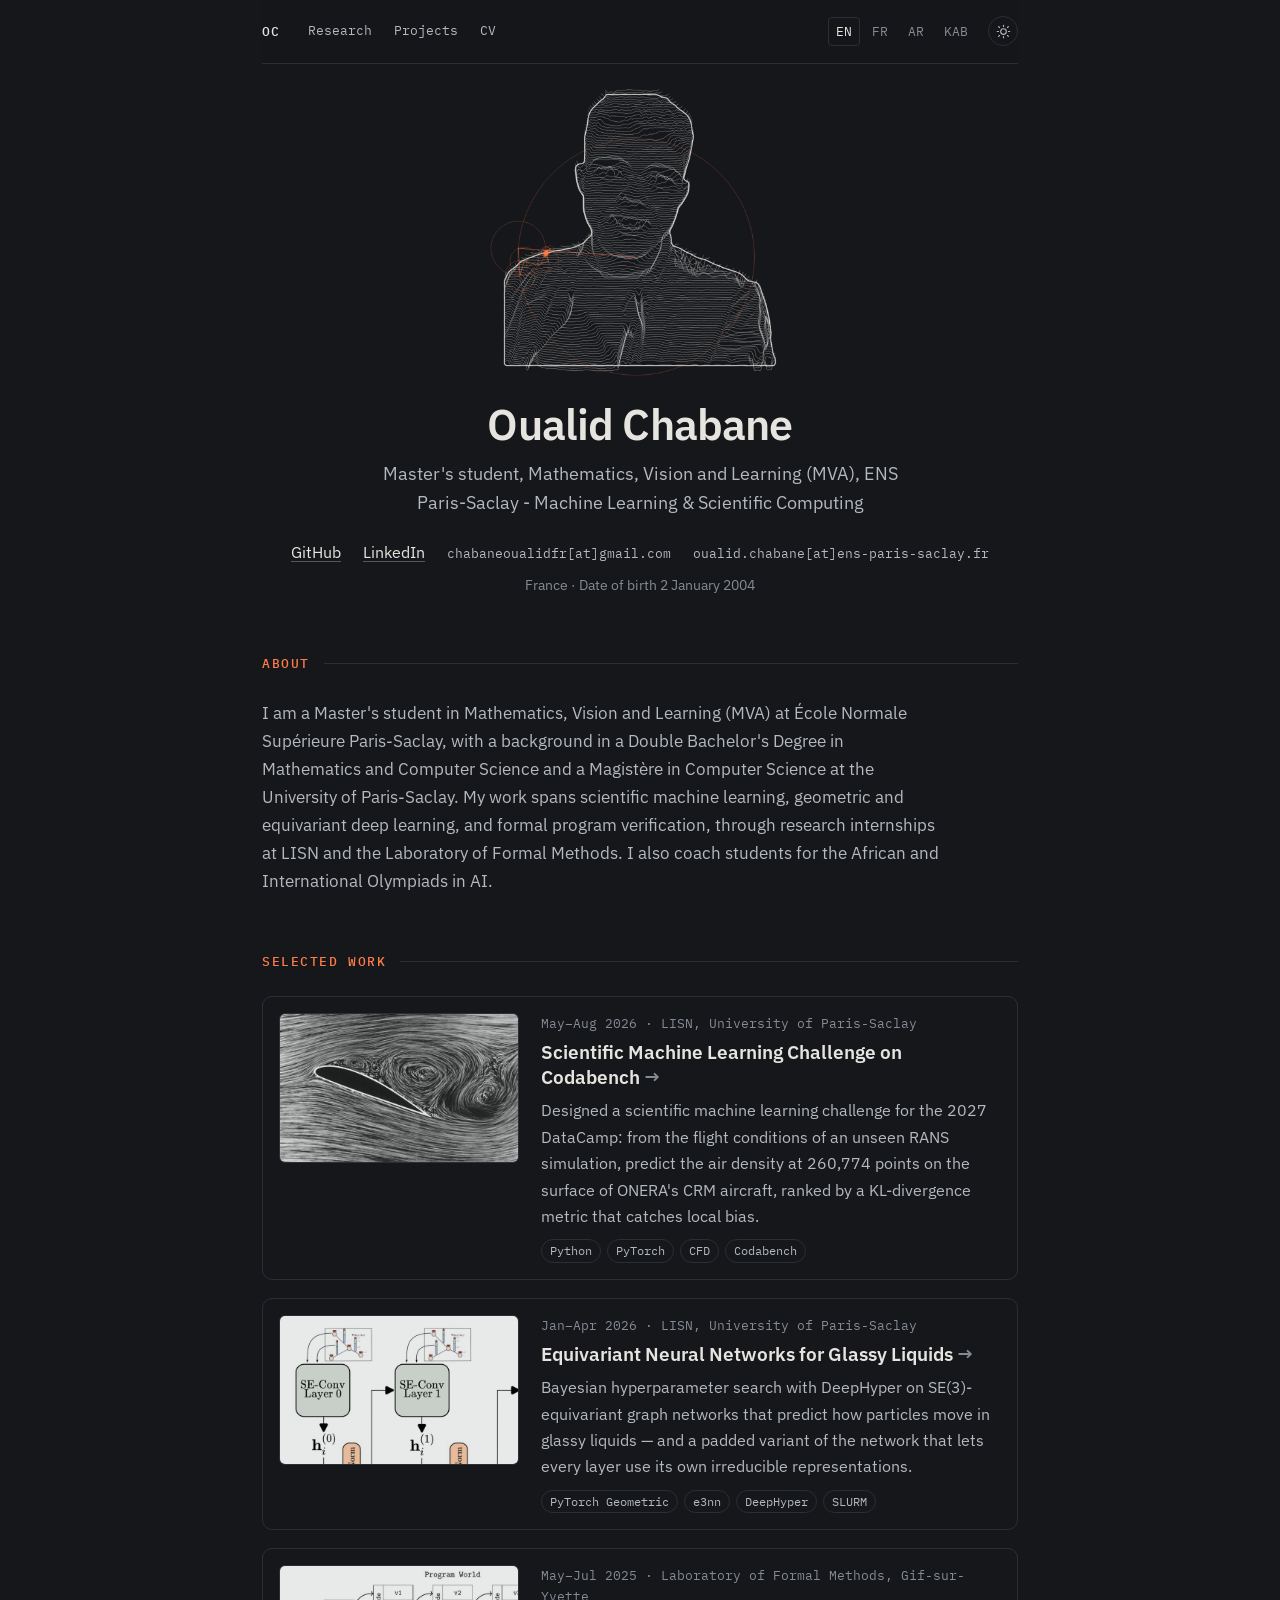
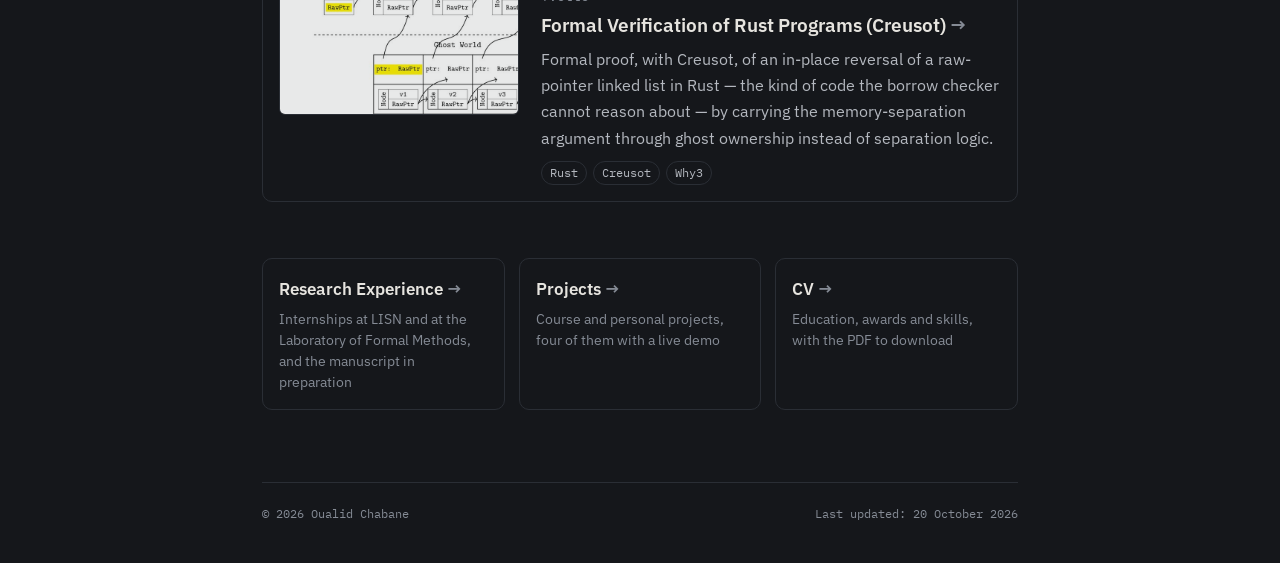
<file: index.html>
<!DOCTYPE html>
<html lang="en">
<head>
<meta charset="UTF-8">
<meta name="viewport" content="width=device-width, initial-scale=1.0">
<title>Oualid Chabane</title>
<script>try{var t=localStorage.getItem("site-theme");if(t)document.documentElement.setAttribute("data-theme",t);if(localStorage.getItem("site-lang")==="ar"){document.documentElement.lang="ar";document.documentElement.dir="rtl";}}catch(e){}</script>
<link rel="preconnect" href="https://fonts.googleapis.com">
<link rel="preconnect" href="https://fonts.gstatic.com" crossorigin>
<link href="https://fonts.googleapis.com/css2?family=IBM+Plex+Mono:wght@400;500&family=IBM+Plex+Sans:ital,wght@0,400;0,500;0,600;1,400&family=IBM+Plex+Sans+Arabic:wght@400;500;600&family=Noto+Sans+Tifinagh&display=swap" rel="stylesheet">
<link rel="stylesheet" href="style.css?v=18">
</head>
<body>

<div class="page">

  <header class="top-bar">
    <a class="top-mark" href="index.html">OC</a>
    <nav class="site-nav" aria-label="Site">
      <a href="research.html" data-i18n="navResearchShort"></a>
      <a href="projects.html" data-i18n="navProjects"></a>
      <a href="cv.html" data-i18n="navCV"></a>
    </nav>
    <div class="top-actions">
      <div class="lang-switch">
        <button type="button" data-lang="en" aria-label="English">EN</button>
        <button type="button" data-lang="fr" aria-label="Français">FR</button>
        <button type="button" data-lang="ar" aria-label="العربية">AR</button>
        <button type="button" data-lang="kab" aria-label="Taqbaylit">KAB</button>
      </div>
      <button type="button" class="theme-toggle" aria-label="Switch light / dark theme">
        <svg class="icon-sun" viewBox="0 0 24 24" width="15" height="15" fill="none" stroke="currentColor" stroke-width="1.8" stroke-linecap="round"><circle cx="12" cy="12" r="4.5"/><path d="M12 2v2M12 20v2M4.2 4.2l1.4 1.4M18.4 18.4l1.4 1.4M2 12h2M20 12h2M4.2 19.8l1.4-1.4M18.4 5.6l1.4-1.4"/></svg>
        <svg class="icon-moon" viewBox="0 0 24 24" width="15" height="15" fill="none" stroke="currentColor" stroke-width="1.8" stroke-linejoin="round"><path d="M20.5 13.2A8.5 8.5 0 1 1 10.8 3.5a6.6 6.6 0 0 0 9.7 9.7z"/></svg>
      </button>
    </div>
  </header>

  <div class="hero">
    <canvas class="signal-portrait" id="signal-canvas" width="460" height="460" role="img" aria-label="Portrait of Oualid Chabane, drawn live by rotating Fourier epicycles tracing the outline"></canvas>
    <h1 class="site-name">Oualid Chabane</h1>
    <p class="tagline" data-i18n="tagline"></p>
    <ul class="contact-row">
      <li><a href="https://github.com/Akawalid" target="_blank" rel="noopener">GitHub</a></li>
      <li><a href="https://linkedin.com/in/oualid-chabane-29a50224a" target="_blank" rel="noopener">LinkedIn</a></li>
      <li><span class="mono">chabaneoualidfr[at]gmail.com</span></li>
      <li><span class="mono">oualid.chabane[at]ens-paris-saclay.fr</span></li>
    </ul>
    <p class="hero-meta"><span data-i18n="location"></span> · <span data-i18n="contactDob"></span> <span data-i18n="dob"></span></p>
  </div>

  <main>
    <section id="about">
      <h2 data-i18n="navAbout"></h2>
      <p class="about" data-i18n="about"></p>
    </section>

    <section id="selected">
      <h2 data-i18n="navSelected"></h2>
      <ul class="features" id="featured-list"></ul>
    </section>

    <section id="more">
      <div class="more-links">
        <a href="research.html"><span class="more-title" data-i18n="navResearch"></span><span class="more-sub" data-i18n="moreResearch"></span></a>
        <a href="projects.html"><span class="more-title" data-i18n="navProjects"></span><span class="more-sub" data-i18n="moreProjects"></span></a>
        <a href="cv.html"><span class="more-title" data-i18n="navCV"></span><span class="more-sub" data-i18n="moreCV"></span></a>
      </div>
    </section>
  </main>

  <footer>
    <span data-i18n="footer" dir="auto"></span>
    <span><span data-i18n="lastUpdated"></span>: <span data-i18n="lastUpdatedValue"></span></span>
  </footer>

</div>

<script src="theme.js?v=18"></script>
<script src="i18n.js?v=18"></script>
<script src="lang.js?v=18"></script>
<script src="projects.js?v=18"></script>
<script src="main.js?v=18"></script>
<script src="epicycles.js?v=18"></script>
</body>
</html>
</file>
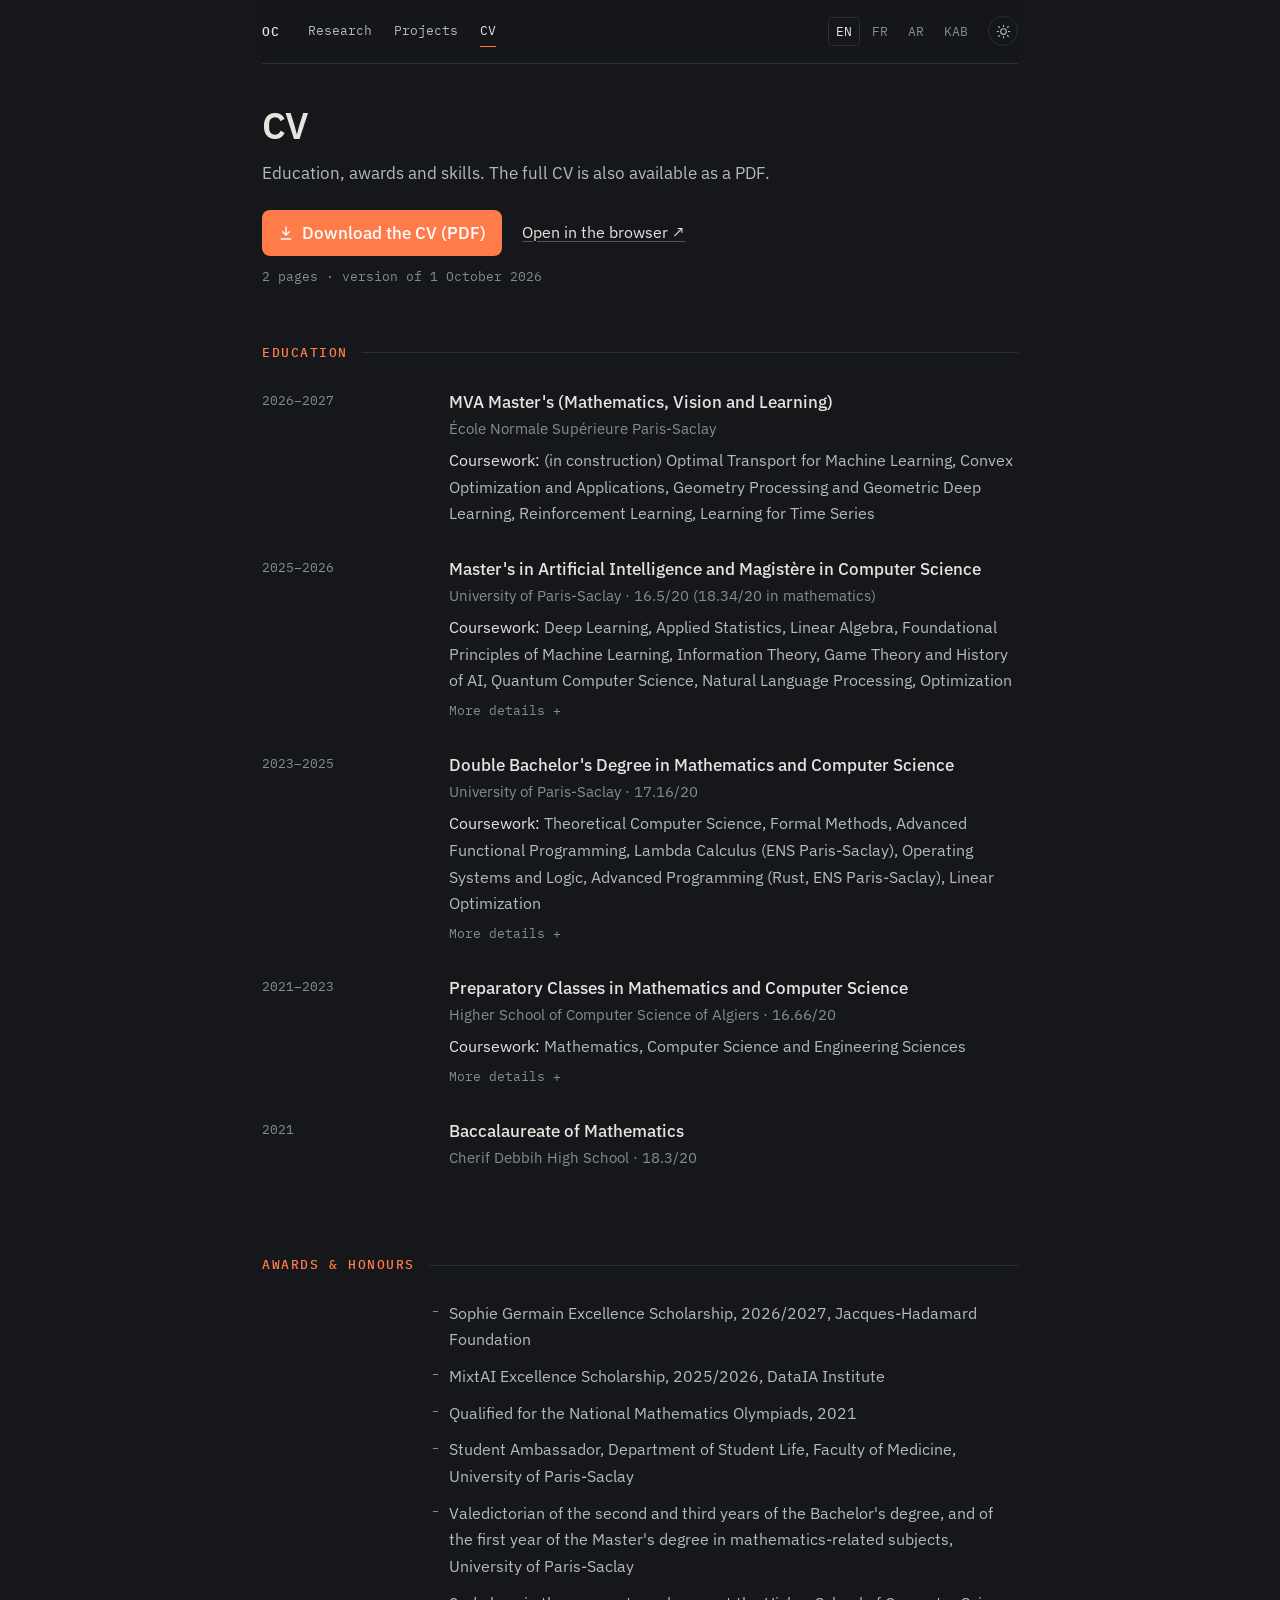
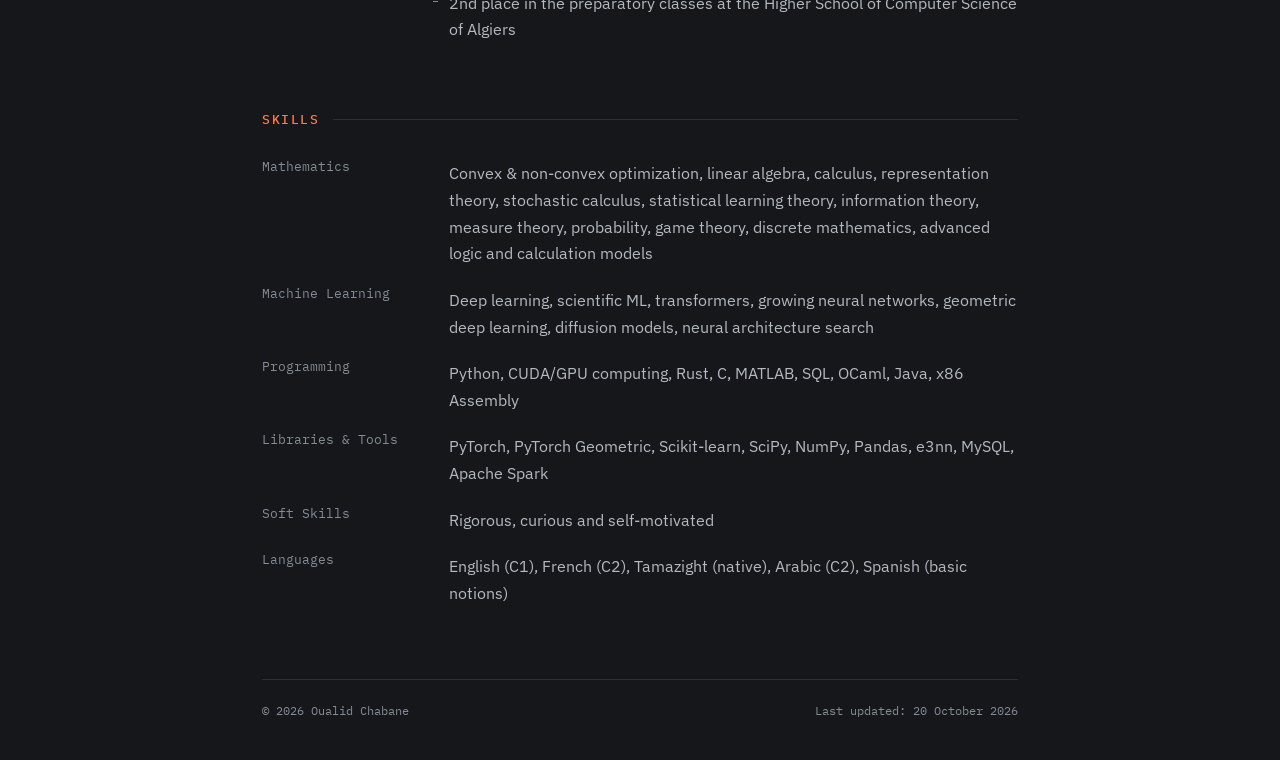
<file: cv.html>
<!DOCTYPE html>
<html lang="en">
<head>
<meta charset="UTF-8">
<meta name="viewport" content="width=device-width, initial-scale=1.0">
<title>CV · Oualid Chabane</title>
<script>try{var t=localStorage.getItem("site-theme");if(t)document.documentElement.setAttribute("data-theme",t);if(localStorage.getItem("site-lang")==="ar"){document.documentElement.lang="ar";document.documentElement.dir="rtl";}}catch(e){}</script>
<link rel="preconnect" href="https://fonts.googleapis.com">
<link rel="preconnect" href="https://fonts.gstatic.com" crossorigin>
<link href="https://fonts.googleapis.com/css2?family=IBM+Plex+Mono:wght@400;500&family=IBM+Plex+Sans:ital,wght@0,400;0,500;0,600;1,400&family=IBM+Plex+Sans+Arabic:wght@400;500;600&family=Noto+Sans+Tifinagh&display=swap" rel="stylesheet">
<link rel="stylesheet" href="style.css?v=18">
</head>
<body>

<div class="page">

  <header class="top-bar">
    <a class="top-mark" href="index.html">OC</a>
    <nav class="site-nav" aria-label="Site">
      <a href="research.html" data-i18n="navResearchShort"></a>
      <a href="projects.html" data-i18n="navProjects"></a>
      <a href="cv.html" data-i18n="navCV" class="active" aria-current="page"></a>
    </nav>
    <div class="top-actions">
      <div class="lang-switch">
        <button type="button" data-lang="en" aria-label="English">EN</button>
        <button type="button" data-lang="fr" aria-label="Français">FR</button>
        <button type="button" data-lang="ar" aria-label="العربية">AR</button>
        <button type="button" data-lang="kab" aria-label="Taqbaylit">KAB</button>
      </div>
      <button type="button" class="theme-toggle" aria-label="Switch light / dark theme">
        <svg class="icon-sun" viewBox="0 0 24 24" width="15" height="15" fill="none" stroke="currentColor" stroke-width="1.8" stroke-linecap="round"><circle cx="12" cy="12" r="4.5"/><path d="M12 2v2M12 20v2M4.2 4.2l1.4 1.4M18.4 18.4l1.4 1.4M2 12h2M20 12h2M4.2 19.8l1.4-1.4M18.4 5.6l1.4-1.4"/></svg>
        <svg class="icon-moon" viewBox="0 0 24 24" width="15" height="15" fill="none" stroke="currentColor" stroke-width="1.8" stroke-linejoin="round"><path d="M20.5 13.2A8.5 8.5 0 1 1 10.8 3.5a6.6 6.6 0 0 0 9.7 9.7z"/></svg>
      </button>
    </div>
  </header>

  <main>
    <div class="page-header">
      <h1 data-i18n="navCV"></h1>
      <p class="page-lead" data-i18n="cvLead"></p>
      <div class="cv-actions">
        <a class="cv-download" href="files/Oualid_Chabane_CV.pdf" download="Oualid_Chabane_CV.pdf">
          <svg viewBox="0 0 24 24" width="16" height="16" fill="none" stroke="currentColor" stroke-width="2" stroke-linecap="round" stroke-linejoin="round" aria-hidden="true"><path d="M12 3v12M7 10l5 5 5-5M5 21h14"/></svg>
          <span data-i18n="cvDownload"></span>
        </a>
        <a class="cv-open" href="files/Oualid_Chabane_CV.pdf" target="_blank" rel="noopener"><span data-i18n="cvOpen"></span> ↗</a>
      </div>
      <p class="cv-meta" data-i18n="cvMeta"></p>
    </div>

    <section id="education">
      <h2 data-i18n="navEducation"></h2>
      <ul class="entries" id="education-list"></ul>
    </section>

    <section id="awards">
      <h2 data-i18n="navAwards"></h2>
      <ul class="plain-list" id="awards-list"></ul>
    </section>

    <section id="skills">
      <h2 data-i18n="navSkills"></h2>
      <ul class="entries compact" id="skills-list"></ul>
    </section>
  </main>

  <footer>
    <span data-i18n="footer" dir="auto"></span>
    <span><span data-i18n="lastUpdated"></span>: <span data-i18n="lastUpdatedValue"></span></span>
  </footer>

</div>

<script src="theme.js?v=18"></script>
<script src="i18n.js?v=18"></script>
<script src="lang.js?v=18"></script>
</body>
</html>
</file>
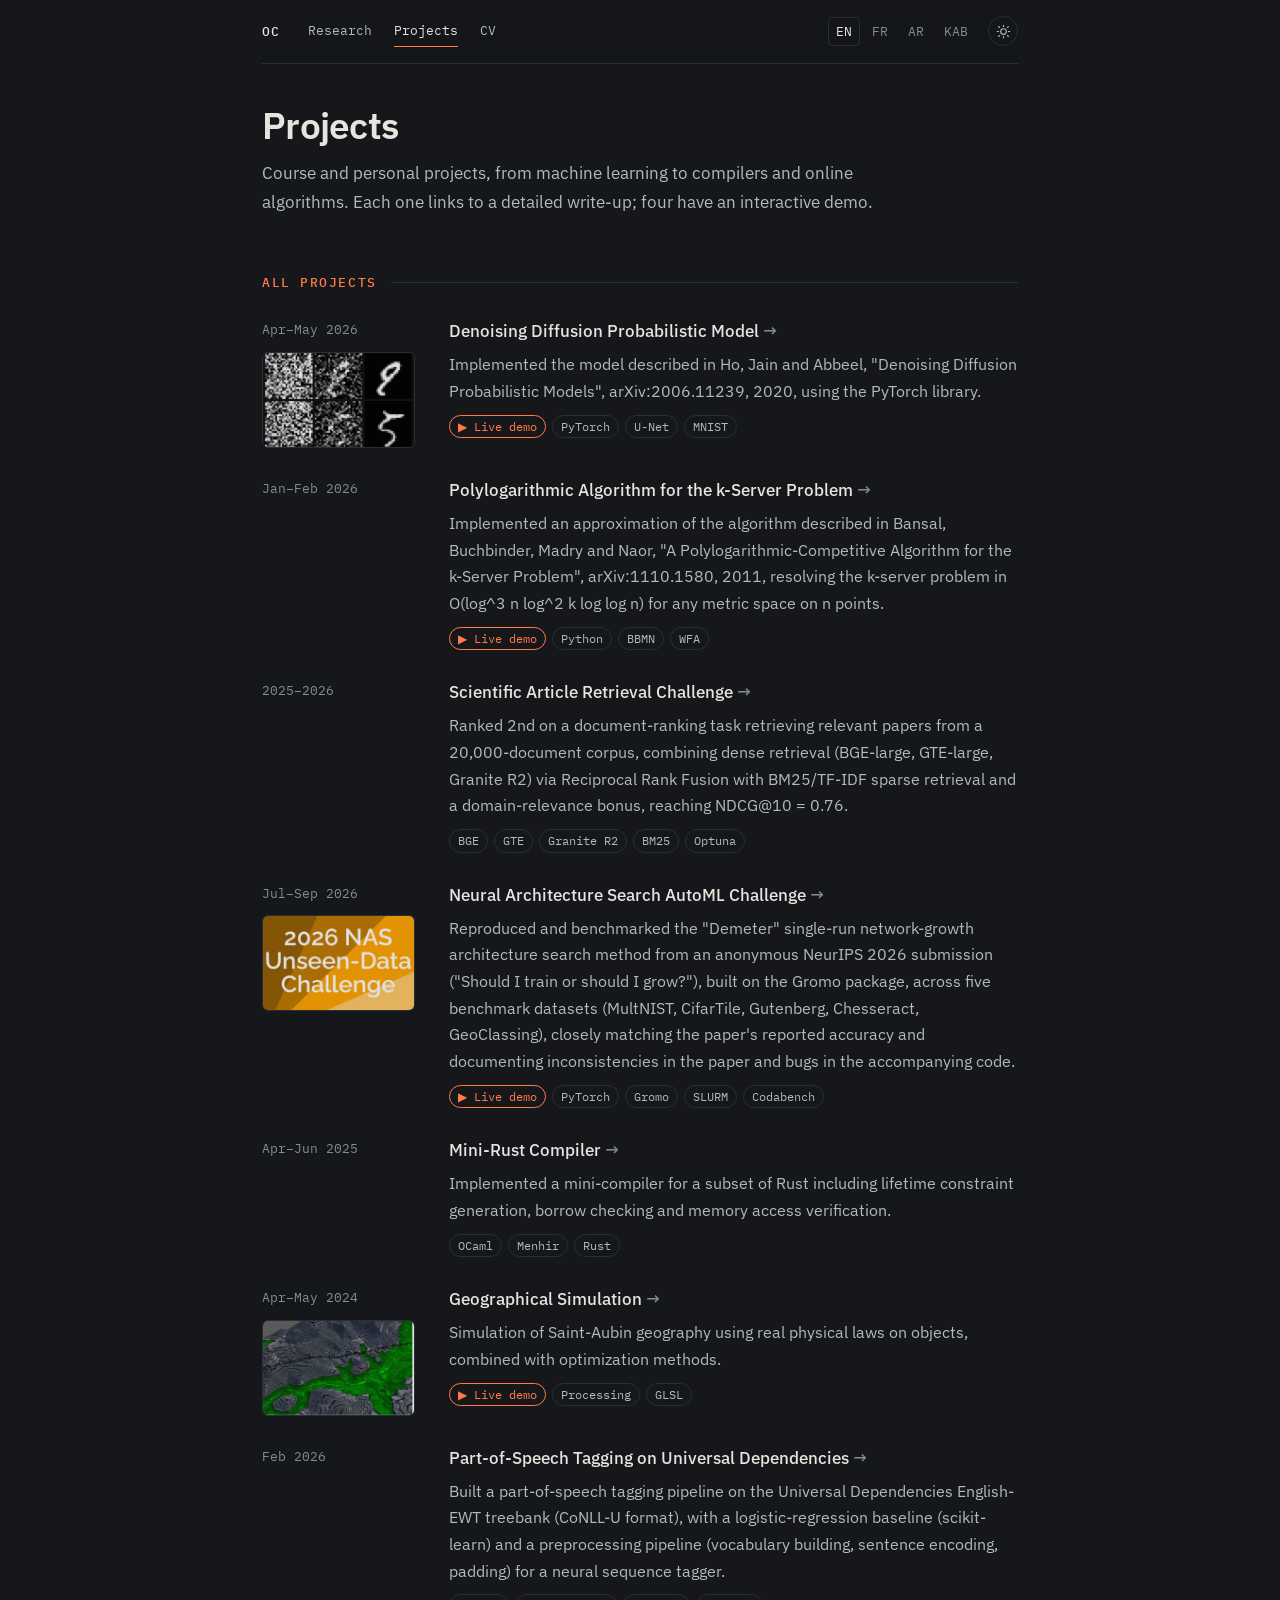
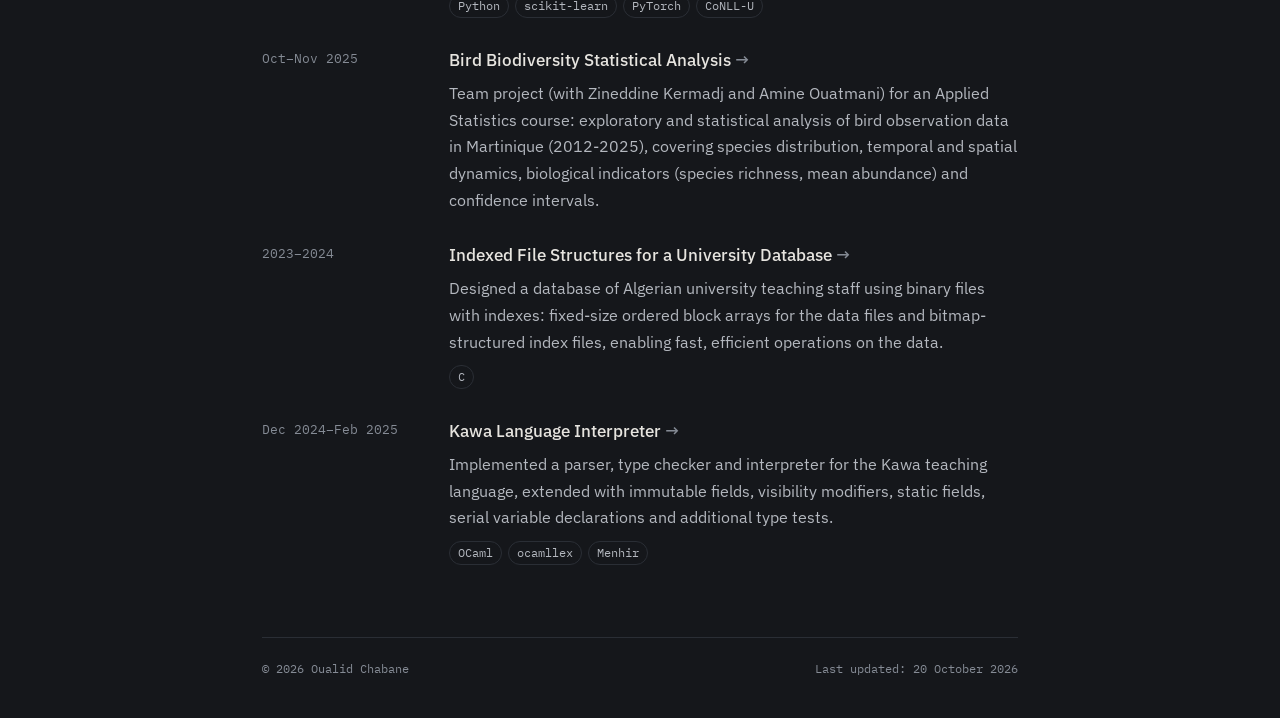
<file: projects.html>
<!DOCTYPE html>
<html lang="en">
<head>
<meta charset="UTF-8">
<meta name="viewport" content="width=device-width, initial-scale=1.0">
<title>Projects · Oualid Chabane</title>
<script>try{var t=localStorage.getItem("site-theme");if(t)document.documentElement.setAttribute("data-theme",t);if(localStorage.getItem("site-lang")==="ar"){document.documentElement.lang="ar";document.documentElement.dir="rtl";}}catch(e){}</script>
<link rel="preconnect" href="https://fonts.googleapis.com">
<link rel="preconnect" href="https://fonts.gstatic.com" crossorigin>
<link href="https://fonts.googleapis.com/css2?family=IBM+Plex+Mono:wght@400;500&family=IBM+Plex+Sans:ital,wght@0,400;0,500;0,600;1,400&family=IBM+Plex+Sans+Arabic:wght@400;500;600&family=Noto+Sans+Tifinagh&display=swap" rel="stylesheet">
<link rel="stylesheet" href="style.css?v=18">
</head>
<body>

<div class="page">

  <header class="top-bar">
    <a class="top-mark" href="index.html">OC</a>
    <nav class="site-nav" aria-label="Site">
      <a href="research.html" data-i18n="navResearchShort"></a>
      <a href="projects.html" data-i18n="navProjects" class="active" aria-current="page"></a>
      <a href="cv.html" data-i18n="navCV"></a>
    </nav>
    <div class="top-actions">
      <div class="lang-switch">
        <button type="button" data-lang="en" aria-label="English">EN</button>
        <button type="button" data-lang="fr" aria-label="Français">FR</button>
        <button type="button" data-lang="ar" aria-label="العربية">AR</button>
        <button type="button" data-lang="kab" aria-label="Taqbaylit">KAB</button>
      </div>
      <button type="button" class="theme-toggle" aria-label="Switch light / dark theme">
        <svg class="icon-sun" viewBox="0 0 24 24" width="15" height="15" fill="none" stroke="currentColor" stroke-width="1.8" stroke-linecap="round"><circle cx="12" cy="12" r="4.5"/><path d="M12 2v2M12 20v2M4.2 4.2l1.4 1.4M18.4 18.4l1.4 1.4M2 12h2M20 12h2M4.2 19.8l1.4-1.4M18.4 5.6l1.4-1.4"/></svg>
        <svg class="icon-moon" viewBox="0 0 24 24" width="15" height="15" fill="none" stroke="currentColor" stroke-width="1.8" stroke-linejoin="round"><path d="M20.5 13.2A8.5 8.5 0 1 1 10.8 3.5a6.6 6.6 0 0 0 9.7 9.7z"/></svg>
      </button>
    </div>
  </header>

  <main>
    <div class="page-header">
      <h1 data-i18n="navProjects"></h1>
      <p class="page-lead" data-i18n="projectsLead"></p>
    </div>

    <section id="projects">
      <h2 data-i18n="navAllProjects"></h2>
      <ul class="entries" id="project-list"></ul>
    </section>
  </main>

  <footer>
    <span data-i18n="footer" dir="auto"></span>
    <span><span data-i18n="lastUpdated"></span>: <span data-i18n="lastUpdatedValue"></span></span>
  </footer>

</div>

<script src="theme.js?v=18"></script>
<script src="i18n.js?v=18"></script>
<script src="lang.js?v=18"></script>
<script src="projects.js?v=18"></script>
<script src="main.js?v=18"></script>
</body>
</html>
</file>
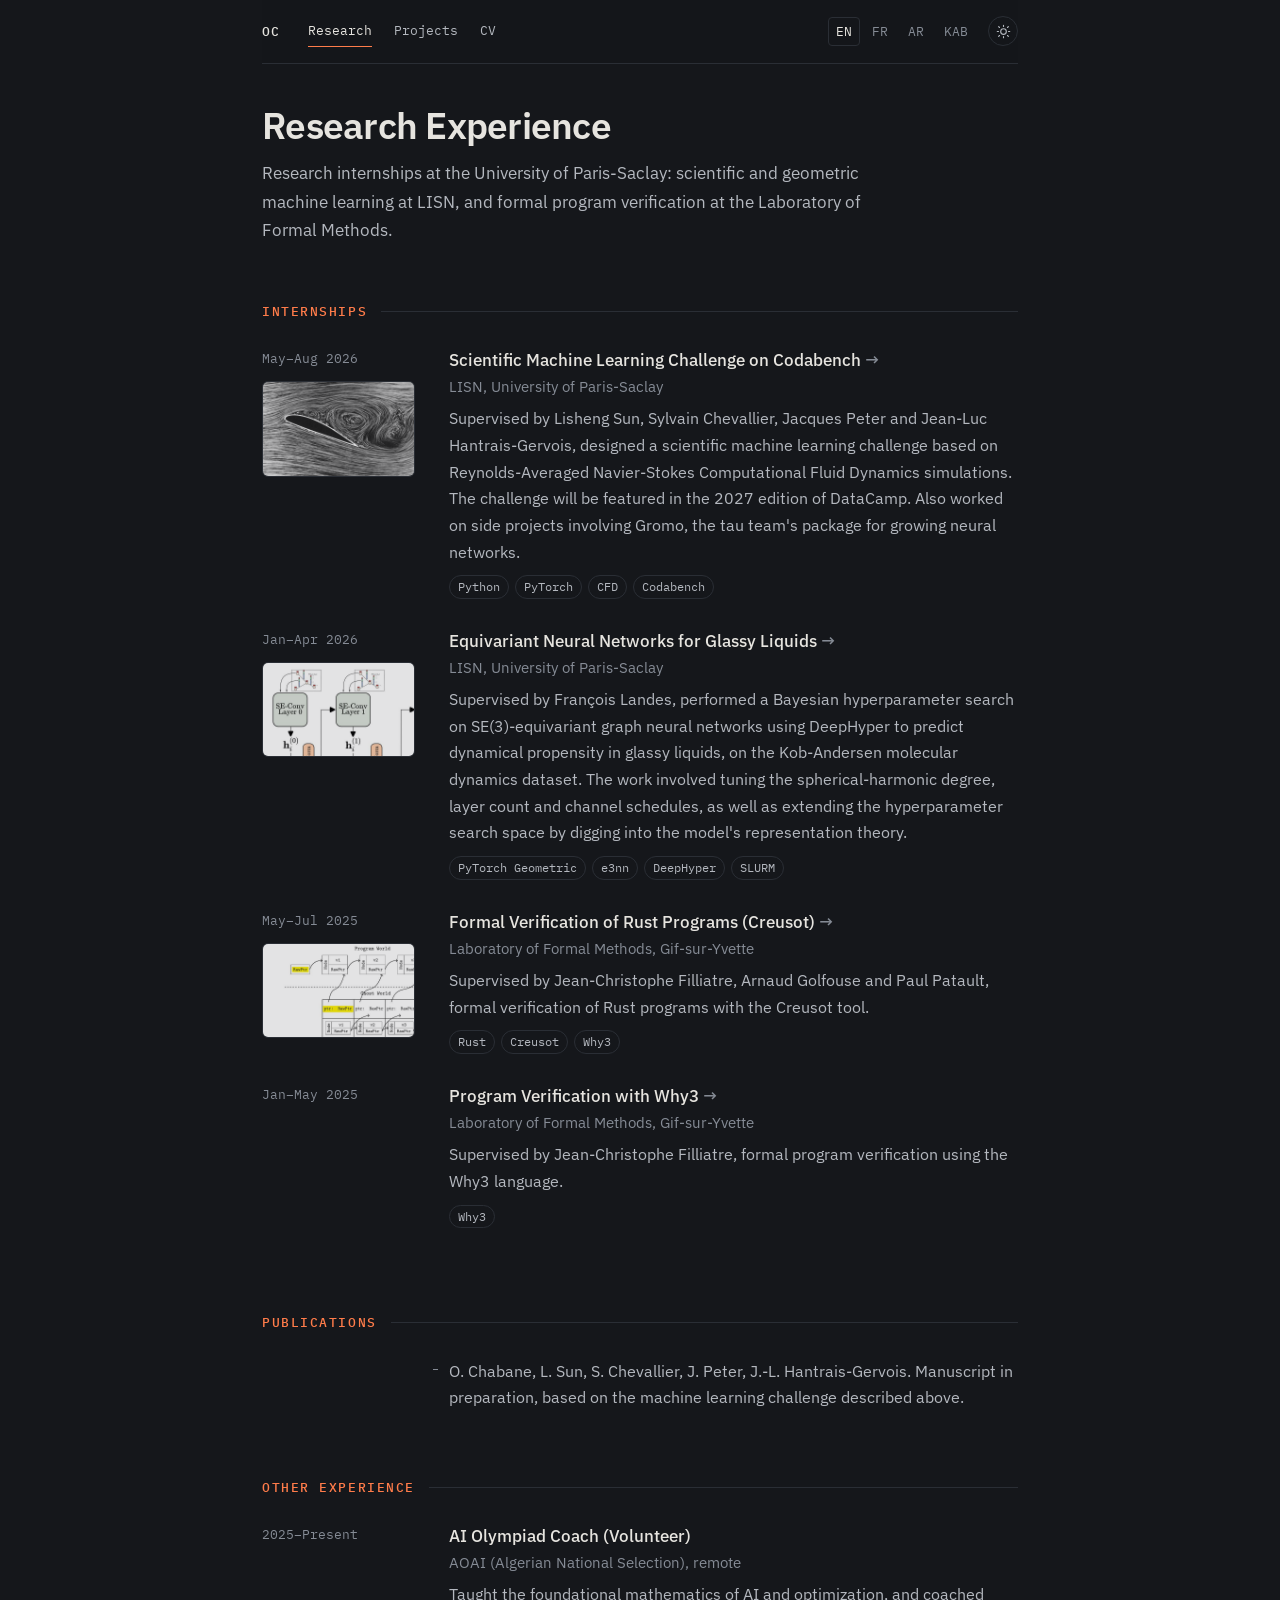
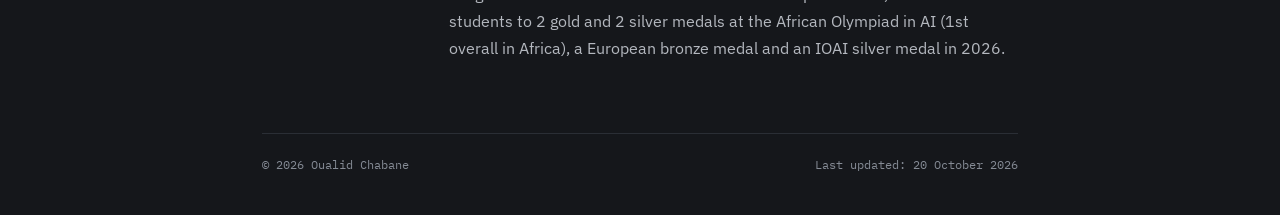
<file: research.html>
<!DOCTYPE html>
<html lang="en">
<head>
<meta charset="UTF-8">
<meta name="viewport" content="width=device-width, initial-scale=1.0">
<title>Research · Oualid Chabane</title>
<script>try{var t=localStorage.getItem("site-theme");if(t)document.documentElement.setAttribute("data-theme",t);if(localStorage.getItem("site-lang")==="ar"){document.documentElement.lang="ar";document.documentElement.dir="rtl";}}catch(e){}</script>
<link rel="preconnect" href="https://fonts.googleapis.com">
<link rel="preconnect" href="https://fonts.gstatic.com" crossorigin>
<link href="https://fonts.googleapis.com/css2?family=IBM+Plex+Mono:wght@400;500&family=IBM+Plex+Sans:ital,wght@0,400;0,500;0,600;1,400&family=IBM+Plex+Sans+Arabic:wght@400;500;600&family=Noto+Sans+Tifinagh&display=swap" rel="stylesheet">
<link rel="stylesheet" href="style.css?v=18">
</head>
<body>

<div class="page">

  <header class="top-bar">
    <a class="top-mark" href="index.html">OC</a>
    <nav class="site-nav" aria-label="Site">
      <a href="research.html" data-i18n="navResearchShort" class="active" aria-current="page"></a>
      <a href="projects.html" data-i18n="navProjects"></a>
      <a href="cv.html" data-i18n="navCV"></a>
    </nav>
    <div class="top-actions">
      <div class="lang-switch">
        <button type="button" data-lang="en" aria-label="English">EN</button>
        <button type="button" data-lang="fr" aria-label="Français">FR</button>
        <button type="button" data-lang="ar" aria-label="العربية">AR</button>
        <button type="button" data-lang="kab" aria-label="Taqbaylit">KAB</button>
      </div>
      <button type="button" class="theme-toggle" aria-label="Switch light / dark theme">
        <svg class="icon-sun" viewBox="0 0 24 24" width="15" height="15" fill="none" stroke="currentColor" stroke-width="1.8" stroke-linecap="round"><circle cx="12" cy="12" r="4.5"/><path d="M12 2v2M12 20v2M4.2 4.2l1.4 1.4M18.4 18.4l1.4 1.4M2 12h2M20 12h2M4.2 19.8l1.4-1.4M18.4 5.6l1.4-1.4"/></svg>
        <svg class="icon-moon" viewBox="0 0 24 24" width="15" height="15" fill="none" stroke="currentColor" stroke-width="1.8" stroke-linejoin="round"><path d="M20.5 13.2A8.5 8.5 0 1 1 10.8 3.5a6.6 6.6 0 0 0 9.7 9.7z"/></svg>
      </button>
    </div>
  </header>

  <main>
    <div class="page-header">
      <h1 data-i18n="navResearch"></h1>
      <p class="page-lead" data-i18n="researchLead"></p>
    </div>

    <section id="internships">
      <h2 data-i18n="navInternships"></h2>
      <ul class="entries" id="research-list"></ul>
    </section>

    <section id="publications">
      <h2 data-i18n="navPublications"></h2>
      <ul class="plain-list" id="publications-list"></ul>
    </section>

    <section id="experience">
      <h2 data-i18n="navExperience"></h2>
      <ul class="entries" id="experience-list"></ul>
    </section>
  </main>

  <footer>
    <span data-i18n="footer" dir="auto"></span>
    <span><span data-i18n="lastUpdated"></span>: <span data-i18n="lastUpdatedValue"></span></span>
  </footer>

</div>

<script src="theme.js?v=18"></script>
<script src="i18n.js?v=18"></script>
<script src="lang.js?v=18"></script>
<script src="projects.js?v=18"></script>
<script src="main.js?v=18"></script>
</body>
</html>
</file>
<file: style.css>
/* dark by default; theme.js switches to the soft light palette below */
:root {
  --bg: #15171b;
  --text: #e6e4df;
  --text-2: #b4b8bf;
  --muted: #858b95;
  --border: #2a2e35;
  --accent: #ff7c4a;
  --code-bg: #1c1f24;
  /* ink and accent as rgb triplets, read by epicycles.js for the portrait */
  --ink-rgb: 230, 228, 223;
  --accent-rgb: 255, 124, 74;
  --bg-rgb: 21, 23, 27;
  color-scheme: dark;

  --sans: "IBM Plex Sans", "IBM Plex Sans Arabic", "Noto Sans Tifinagh", system-ui, sans-serif;
  --mono: "IBM Plex Mono", "IBM Plex Sans Arabic", ui-monospace, Menlo, monospace;
  --side: 9rem; /* the date / label column */
  --gap: 2rem;
}

:root[data-theme="light"] {
  --bg: #f2efe9;
  --text: #1c1f24;
  --text-2: #464b54;
  --muted: #7b808a;
  --border: #dcd8d0;
  --accent: #cf4d1c;
  --code-bg: #e9e5dd;
  --ink-rgb: 28, 31, 36;
  --accent-rgb: 207, 77, 28;
  --bg-rgb: 242, 239, 233;
  color-scheme: light;
}

* {
  box-sizing: border-box;
}

html {
  font-size: 17px;
  scroll-behavior: smooth;
  -webkit-text-size-adjust: 100%;
}

body {
  margin: 0;
  font-family: var(--sans);
  color: var(--text);
  background: var(--bg);
  line-height: 1.65;
  -webkit-font-smoothing: antialiased;
  transition: background-color 0.2s, color 0.2s;
}

::selection {
  background: rgba(var(--accent-rgb), 0.3);
}

a {
  color: var(--text);
  text-decoration: underline;
  text-decoration-color: rgba(var(--ink-rgb), 0.3);
  text-decoration-thickness: 1px;
  text-underline-offset: 3px;
  transition: color 0.15s, text-decoration-color 0.15s;
}

a:hover {
  color: var(--accent);
  text-decoration-color: currentColor;
}

.mono {
  font-family: var(--mono);
  font-size: 0.85em;
}

.page {
  max-width: 820px;
  margin: 0 auto;
  padding: 0 clamp(16px, 5vw, 32px);
}

/* top bar */

.top-bar {
  position: sticky;
  top: 0;
  z-index: 10;
  display: flex;
  align-items: center;
  gap: 28px;
  padding: 16px 0;
  border-bottom: 1px solid var(--border);
  background: rgba(var(--bg-rgb), 0.88);
  -webkit-backdrop-filter: blur(10px);
  backdrop-filter: blur(10px);
  font-family: var(--mono);
  font-size: 0.78rem;
}

.site-nav {
  display: flex;
  gap: 22px;
  margin-inline-end: auto;
}

.site-nav a {
  padding: 4px 0;
  border-bottom: 1px solid transparent;
  color: var(--text-2);
  text-decoration: none;
}

.site-nav a:hover {
  color: var(--text);
}

.site-nav a.active {
  color: var(--text);
  border-bottom-color: var(--accent);
}

.top-mark {
  font-weight: 500;
  letter-spacing: 0.08em;
  text-decoration: none;
}

.back-link {
  display: inline-block;
  margin-top: 24px;
  font-family: var(--mono);
  font-size: 0.78rem;
  text-decoration: none;
  color: var(--text-2);
}

.top-actions {
  display: flex;
  align-items: center;
  gap: 12px;
}

.lang-switch {
  display: flex;
  gap: 4px;
}

.theme-toggle {
  -webkit-appearance: none;
  appearance: none;
  display: grid;
  place-items: center;
  width: 30px;
  height: 30px;
  padding: 0;
  border: 1px solid var(--border);
  border-radius: 50%;
  background: none;
  color: var(--text-2);
  cursor: pointer;
}

.theme-toggle:hover {
  color: var(--accent);
}

.theme-toggle .icon-moon,
:root[data-theme="light"] .theme-toggle .icon-sun {
  display: none;
}

:root[data-theme="light"] .theme-toggle .icon-moon {
  display: block;
}

.lang-switch button {
  -webkit-appearance: none;
  appearance: none;
  padding: 3px 7px;
  border: 1px solid transparent;
  border-radius: 4px;
  background: none;
  color: var(--muted);
  font: inherit;
  cursor: pointer;
}

.lang-switch button:hover {
  color: var(--text);
}

.lang-switch button.active {
  color: var(--text);
  border-color: var(--border);
}

/* hero */

.hero {
  text-align: center;
  padding: 16px 0 0;
}

.signal-portrait {
  display: block;
  width: 300px;
  max-width: 80%;
  height: auto;
  margin: 0 auto 20px;
}

.site-name {
  margin: 0;
  font-size: 2.5rem;
  font-weight: 600;
  letter-spacing: -0.02em;
  line-height: 1.15;
}

.tagline {
  max-width: 520px;
  margin: 10px auto 0;
  color: var(--text-2);
  font-size: 1.05rem;
}

.contact-row {
  display: flex;
  flex-wrap: wrap;
  justify-content: center;
  gap: 6px 22px;
  margin: 22px 0 0;
  padding: 0;
  list-style: none;
  font-size: 0.92rem;
}

.contact-row .mono {
  color: var(--text-2);
}

.hero-meta {
  margin: 8px 0 0;
  color: var(--muted);
  font-size: 0.85rem;
}

/* page headers on the inner pages */

.page-header {
  padding: 40px 0 0;
}

.page-header h1 {
  margin: 0;
  font-size: 2.2rem;
  font-weight: 600;
  letter-spacing: -0.02em;
  line-height: 1.15;
}

.page-lead {
  max-width: 640px;
  margin: 12px 0 0;
  color: var(--text-2);
  font-size: 1.02rem;
}

/* home: about, selected work, links to the other pages */

.about {
  max-width: 680px;
  margin: 0;
  color: var(--text-2);
}

.features {
  display: grid;
  gap: 18px;
  margin: 0;
  padding: 0;
  list-style: none;
}

.feature {
  display: grid;
  grid-template-columns: 240px minmax(0, 1fr);
  gap: 22px;
  padding: 16px;
  border: 1px solid var(--border);
  border-radius: 10px;
  transition: border-color 0.2s;
}

.feature:hover {
  border-color: rgba(var(--accent-rgb), 0.55);
}

.feature-thumb {
  display: block;
  overflow: hidden;
  border: 1px solid var(--border);
  border-radius: 6px;
  aspect-ratio: 16 / 10;
  align-self: start;
  background: var(--code-bg);
}

.feature-thumb img {
  display: block;
  width: 100%;
  height: 100%;
  object-fit: cover;
  opacity: 0.9;
  transition: transform 0.3s ease, opacity 0.2s;
}

:root[data-theme="light"] .feature-thumb img {
  opacity: 1;
}

.feature:hover .feature-thumb img {
  opacity: 1;
  transform: scale(1.03);
}

.feature-main p {
  margin: 0;
}

.feature-meta {
  font-family: var(--mono);
  font-size: 0.74rem;
  color: var(--muted);
}

.feature-title {
  margin: 6px 0 0;
  font-size: 1.12rem;
  font-weight: 600;
  line-height: 1.3;
}

.feature-title a {
  text-decoration: none;
}

.feature-title a::after {
  content: " →";
  color: var(--muted);
}

.feature-title a:hover::after {
  color: var(--accent);
}

.feature-text {
  margin-top: 8px !important;
  color: var(--text-2);
  font-size: 0.94rem;
}

.more-links {
  display: grid;
  grid-template-columns: repeat(3, minmax(0, 1fr));
  gap: 14px;
}

.more-links a {
  display: flex;
  flex-direction: column;
  gap: 6px;
  padding: 16px;
  border: 1px solid var(--border);
  border-radius: 10px;
  text-decoration: none;
  transition: border-color 0.2s;
}

.more-links a:hover {
  border-color: var(--accent);
}

.more-title {
  font-weight: 600;
  color: var(--text);
}

.more-title::after {
  content: " →";
  color: var(--muted);
}

.more-sub {
  color: var(--muted);
  font-size: 0.85rem;
  line-height: 1.45;
}

/* CV page */

.cv-actions {
  display: flex;
  flex-wrap: wrap;
  align-items: center;
  gap: 12px 20px;
  margin-top: 22px;
}

.cv-download {
  display: inline-flex;
  align-items: center;
  gap: 8px;
  padding: 9px 16px;
  border-radius: 8px;
  background: var(--accent);
  color: #fff;
  font-weight: 500;
  text-decoration: none;
}

.cv-download:hover {
  color: #fff;
  filter: brightness(1.08);
}

.cv-open {
  font-size: 0.92rem;
}

.cv-meta {
  margin: 10px 0 0;
  font-family: var(--mono);
  font-size: 0.74rem;
  color: var(--muted);
}

/* sections */

section {
  padding-top: 56px;
  scroll-margin-top: 24px;
}

h2 {
  margin: 0 0 24px;
  font-family: var(--mono);
  font-size: 0.76rem;
  font-weight: 500;
  letter-spacing: 0.12em;
  text-transform: uppercase;
  color: var(--accent);
  display: flex;
  align-items: center;
  gap: 14px;
}

h2::after {
  content: "";
  flex: 1;
  height: 1px;
  background: var(--border);
}

.entries,
.plain-list {
  list-style: none;
  margin: 0;
  padding: 0;
}

.entry {
  display: grid;
  grid-template-columns: var(--side) minmax(0, 1fr);
  gap: 0 var(--gap);
  margin-bottom: 28px;
}

.entries.compact .entry {
  margin-bottom: 14px;
}

.entry-date {
  padding-top: 3px;
  font-family: var(--mono);
  font-size: 0.78rem;
  color: var(--muted);
  line-height: 1.5;
}

.entry-thumb {
  display: block;
  margin-top: 12px;
  overflow: hidden;
  border: 1px solid var(--border);
  border-radius: 6px;
  aspect-ratio: 16 / 10;
  background: var(--code-bg);
}

.entry-thumb img {
  display: block;
  width: 100%;
  height: 100%;
  object-fit: cover;
  opacity: 0.88;
  transition: transform 0.3s ease, opacity 0.2s;
}

:root[data-theme="light"] .entry-thumb img {
  opacity: 1;
}

.entry-thumb:hover img {
  opacity: 1;
  transform: scale(1.04);
}

.entry-main p {
  margin: 0;
}

.entry-title {
  font-weight: 500;
}

.entry-title a {
  text-decoration: none;
}

.entry-title a::after {
  content: " →";
  color: var(--muted);
  transition: color 0.15s;
}

.entry-title a:hover::after {
  color: var(--accent);
}

.entry-sub {
  color: var(--muted);
  font-size: 0.9rem;
}

.entry-text {
  margin-top: 6px !important;
  color: var(--text-2);
  font-size: 0.95rem;
}

.entry-label {
  color: var(--text);
}

.coursework-more summary {
  display: inline-block;
  margin-top: 6px;
  list-style: none;
  cursor: pointer;
  font-family: var(--mono);
  font-size: 0.75rem;
  color: var(--muted);
}

.coursework-more summary::-webkit-details-marker {
  display: none;
}

.coursework-more summary::after {
  content: " +";
}

.coursework-more[open] summary::after {
  content: " −";
}

.coursework-more summary:hover {
  color: var(--accent);
}

.plain-list {
  padding-inline-start: calc(var(--side) + var(--gap));
}

.plain-list li {
  position: relative;
  margin-bottom: 10px;
  color: var(--text-2);
  font-size: 0.95rem;
}

.plain-list li::before {
  content: "";
  position: absolute;
  inset-inline-start: -16px;
  top: 0.7em;
  width: 5px;
  height: 1px;
  background: var(--muted);
}

/* footer */

footer {
  display: flex;
  justify-content: space-between;
  flex-wrap: wrap;
  gap: 6px 20px;
  margin-top: 72px;
  padding: 20px 0 40px;
  border-top: 1px solid var(--border);
  font-family: var(--mono);
  font-size: 0.72rem;
  color: var(--muted);
}

/* project page */

#project-detail {
  padding-top: 24px;
  font-size: 1.02rem;
  line-height: 1.7;
}

#project-detail h2 {
  display: block;
  margin: 0;
  font-family: var(--sans);
  font-size: 2rem;
  font-weight: 600;
  letter-spacing: -0.02em;
  line-height: 1.2;
  text-transform: none;
  color: var(--text);
}

#project-detail h2::after {
  content: none;
}

#project-detail .period {
  margin: 10px 0 0;
  font-family: var(--mono);
  font-size: 0.8rem;
  color: var(--muted);
}

#project-detail .research-meta {
  margin: 4px 0 28px;
  color: var(--muted);
  font-size: 0.92rem;
}

#project-detail p {
  color: var(--text-2);
}

.project-intro {
  margin-top: 28px;
}

#project-detail .project-intro p {
  color: var(--text);
}

.project-links {
  display: flex;
  flex-wrap: wrap;
  gap: 8px;
  margin: 18px 0 0;
}

.project-links a {
  padding: 5px 12px;
  border: 1px solid var(--border);
  border-radius: 6px;
  font-size: 0.85rem;
  text-decoration: none;
}

.project-links a:hover {
  border-color: var(--accent);
}

#project-detail .detail-heading {
  margin: 40px 0 8px;
  font-size: 1.2rem;
  font-weight: 600;
  letter-spacing: -0.01em;
  color: var(--text);
}

.detail-table {
  margin: 20px 0;
  overflow-x: auto;
}

.detail-table table {
  width: 100%;
  border-collapse: collapse;
  font-size: 0.9rem;
  line-height: 1.45;
  font-variant-numeric: tabular-nums;
}

.detail-table th {
  padding: 8px 14px 8px 0;
  border-bottom: 1px solid var(--muted);
  font-family: var(--mono);
  font-size: 0.75rem;
  font-weight: 500;
  text-align: start;
  color: var(--muted);
  white-space: nowrap;
}

.detail-table td {
  padding: 8px 14px 8px 0;
  border-bottom: 1px solid var(--border);
  color: var(--text-2);
}

.detail-table td:first-child {
  color: var(--text);
}

.katex-display {
  overflow-x: auto;
  overflow-y: hidden;
  padding: 2px 0;
}

.project-pager {
  display: flex;
  justify-content: space-between;
  gap: 24px;
  margin-top: 56px;
  padding-top: 20px;
  border-top: 1px solid var(--border);
  font-size: 0.9rem;
  line-height: 1.4;
}

.project-pager a {
  max-width: 46%;
  color: var(--text-2);
  text-decoration: none;
}

.project-pager a:hover {
  color: var(--accent);
}

.project-pager a.next {
  margin-inline-start: auto;
  text-align: end;
}

/* technology tags, on the home page entries and the project pages */

.tag-list {
  display: flex;
  flex-wrap: wrap;
  gap: 6px;
  margin: 10px 0 0;
  padding: 0;
  list-style: none;
}

.tag-list li {
  padding: 1px 8px;
  border: 1px solid var(--border);
  border-radius: 999px;
  font-family: var(--mono);
  font-size: 0.7rem;
  color: var(--text-2);
}

#project-detail .tag-list {
  margin-top: 14px;
}

.detail-code {
  margin: 20px 0;
  padding: 14px 16px;
  background: var(--code-bg);
  border: 1px solid var(--border);
  border-radius: 6px;
  overflow-x: auto;
  font-size: 0.8rem;
  line-height: 1.55;
}

.detail-code code {
  font-family: var(--mono);
  font-size: 0.8rem;
  line-height: 1.55;
  color: var(--text);
  white-space: pre;
}

.detail-code-caption {
  margin-top: -8px;
  font-size: 0.85rem;
  color: var(--muted) !important;
}

.detail-figure {
  margin: 28px 0;
  text-align: center;
}

.detail-figure img {
  max-width: 100%;
  max-height: 380px;
  border-radius: 6px;
  border: 1px solid var(--border);
  background: #fff;
}

.detail-figure figcaption {
  margin-top: 8px;
  font-size: 0.85rem;
  color: var(--muted);
}

.gallery {
  display: grid;
  grid-template-columns: repeat(auto-fit, minmax(220px, 1fr));
  gap: 12px;
  margin-top: 24px;
}

.gallery img {
  width: 100%;
  border-radius: 6px;
  border: 1px solid var(--border);
}

.no-images {
  font-size: 0.9rem;
  color: var(--muted) !important;
}

/* interactive demos on project pages (demos.js) */

.demo-box {
  margin: 12px 0 8px;
  padding: 16px;
  border: 1px solid var(--border);
  border-radius: 10px;
  background: var(--code-bg);
  font-size: 0.9rem;
}

.demo-controls {
  display: flex;
  flex-wrap: wrap;
  align-items: center;
  gap: 10px 14px;
  margin-bottom: 14px;
}

.demo-slider + .demo-plot + .demo-controls {
  margin: 14px 0 0;
}

.demo-controls label {
  display: inline-flex;
  align-items: center;
  gap: 6px;
  color: var(--text-2);
  font-size: 0.82rem;
}

.demo-box select,
.demo-box button {
  padding: 4px 10px;
  border: 1px solid var(--border);
  border-radius: 6px;
  background: var(--bg);
  color: var(--text);
  font: inherit;
  font-size: 0.82rem;
  cursor: pointer;
}

.demo-box button:hover,
.demo-box select:hover {
  border-color: var(--accent);
}

.demo-box button.primary {
  border-color: var(--accent);
  background: var(--accent);
  color: #fff;
}

.demo-canvases {
  display: grid;
  grid-template-columns: repeat(2, minmax(0, 1fr));
  gap: 14px;
}

.demo-canvases.three {
  grid-template-columns: repeat(3, minmax(0, 1fr));
}

.demo-panel {
  display: flex;
  flex-direction: column;
  align-items: flex-start;
  gap: 8px;
  min-width: 0;
}

.demo-canvas {
  display: block;
  border: 1px solid var(--border);
  border-radius: 6px;
  touch-action: none;
  cursor: crosshair;
}

.demo-canvas.wide {
  cursor: default;
}

#project-detail .demo-label,
#project-detail .demo-readout,
#project-detail .demo-hint {
  margin: 0;
}

#project-detail .demo-label {
  font-family: var(--mono);
  font-size: 0.72rem;
  color: var(--muted);
}

#project-detail .demo-readout {
  font-family: var(--mono);
  font-size: 0.75rem;
  line-height: 1.5;
  color: var(--text-2);
  font-variant-numeric: tabular-nums;
}

#project-detail .demo-hint {
  margin-top: 12px;
  font-size: 0.85rem;
  line-height: 1.55;
  color: var(--muted);
}

.demo-slider {
  display: flex;
  flex-direction: column;
  gap: 6px;
  margin-top: 14px;
}

.demo-slider input[type="range"] {
  width: 100%;
  margin: 0;
  accent-color: var(--accent);
}

.demo-plot {
  display: block;
  margin-top: 6px;
}

.tag-list li.demo-tag {
  padding: 0;
  border-color: var(--accent);
}

.tag-list li.demo-tag a {
  display: block;
  padding: 1px 8px;
  color: var(--accent);
  text-decoration: none;
}

/* Arabic: right-to-left layout, arrows that point the reading way, and no
   letter-spacing or capitals, which would break the joined Arabic script */

:root[lang="ar"] {
  font-size: 17.5px;
}

:root[lang="ar"] body {
  line-height: 1.8;
}

:root[lang="ar"] * {
  letter-spacing: 0 !important;
}

:root[lang="ar"] h2 {
  font-family: var(--sans);
  font-size: 0.86rem;
  font-weight: 600;
  text-transform: none;
}

:root[lang="ar"] .entry-date,
:root[lang="ar"] .feature-meta,
:root[lang="ar"] .demo-label,
:root[lang="ar"] .cv-meta,
:root[lang="ar"] .site-nav,
:root[lang="ar"] .back-link,
:root[lang="ar"] .coursework-more summary {
  font-family: var(--sans);
}

:root[dir="rtl"] .entry-title a::after,
:root[dir="rtl"] .feature-title a::after,
:root[dir="rtl"] .more-title::after {
  content: " ←";
}

/* write-ups shown in English on the Arabic page */
.details-note {
  margin: 32px 0 -8px !important;
  padding: 8px 12px;
  border-inline-start: 2px solid var(--accent);
  background: var(--code-bg);
  font-size: 0.88rem;
  color: var(--text-2) !important;
}

.project-details[dir="ltr"] {
  text-align: left;
}

/* code, formulas and canvases always read left to right */
.detail-code,
.katex-display {
  direction: ltr;
  text-align: left;
}

/* small screens: the date column moves above each entry */

@media (max-width: 640px) {
  .top-bar {
    flex-wrap: wrap;
    justify-content: space-between;
    gap: 10px;
    padding: 12px 0 10px;
  }

  .site-nav {
    order: 3;
    width: 100%;
    margin-inline-end: 0;
  }

  .page-header h1 {
    font-size: 1.8rem;
  }

  .feature {
    grid-template-columns: minmax(0, 1fr);
    gap: 14px;
  }

  .more-links {
    grid-template-columns: minmax(0, 1fr);
  }

  .site-name {
    font-size: 2rem;
  }

  .signal-portrait {
    width: 240px;
  }

  .entry {
    grid-template-columns: 1fr;
    margin-bottom: 24px;
  }

  .entry-date {
    padding-top: 0;
    margin-bottom: 2px;
  }

  .entry-thumb {
    max-width: 240px;
    margin: 8px 0 10px;
  }

  .plain-list {
    padding-inline-start: 16px;
  }

  #project-detail h2 {
    font-size: 1.6rem;
  }

  .demo-canvases,
  .demo-canvases.three {
    grid-template-columns: minmax(0, 1fr);
  }
}
</file>
